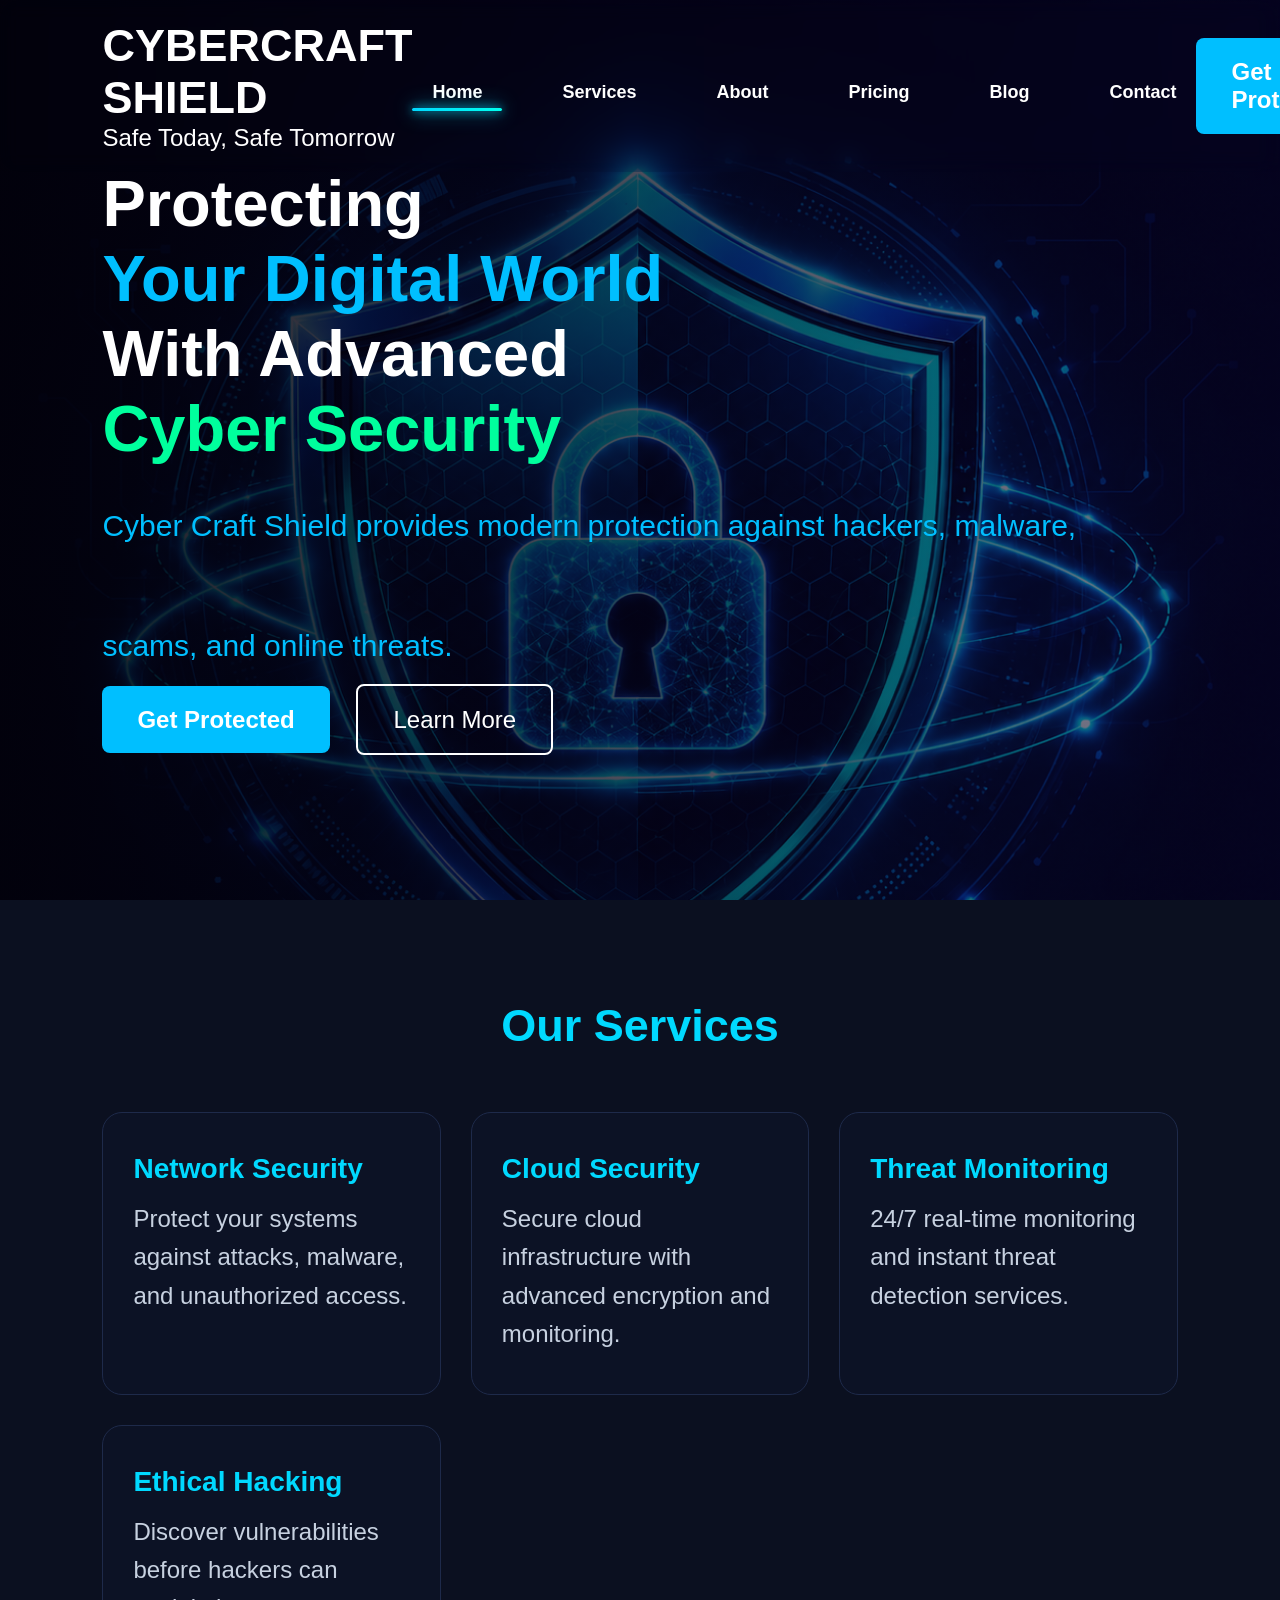
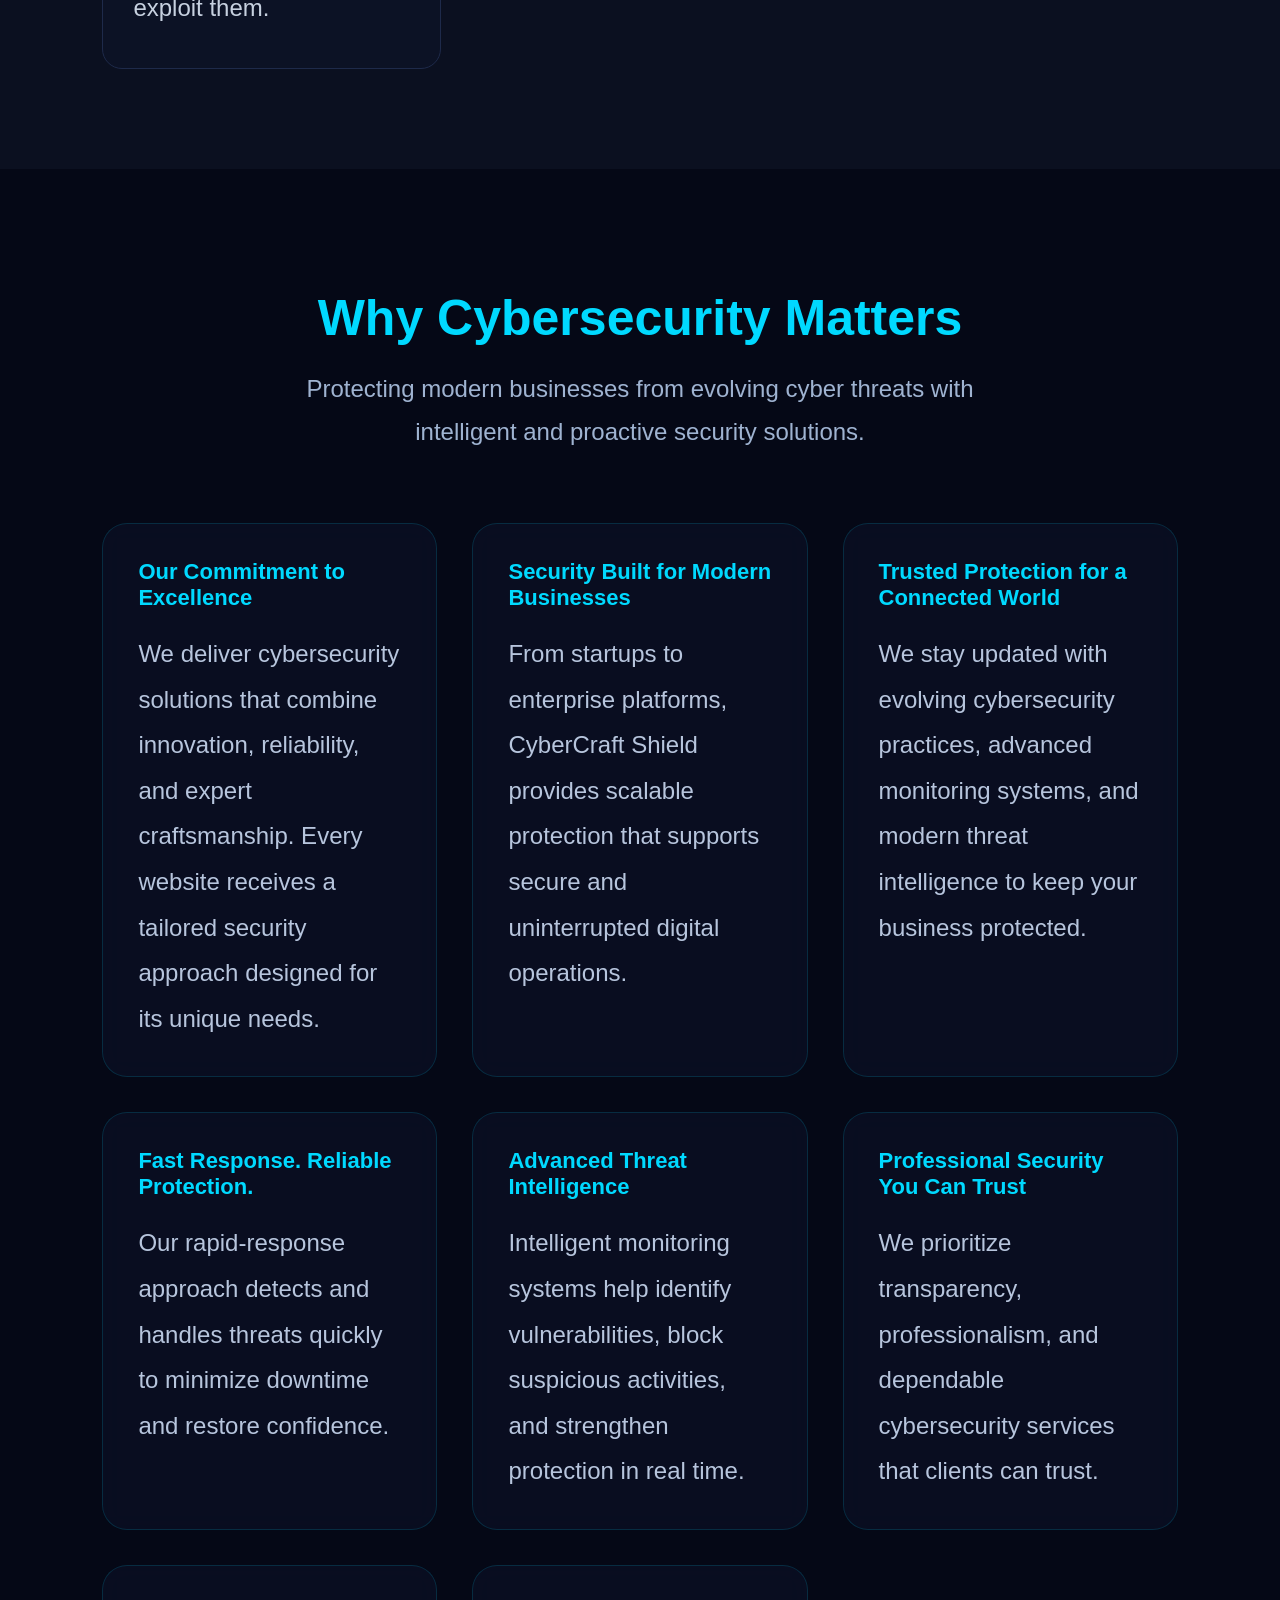
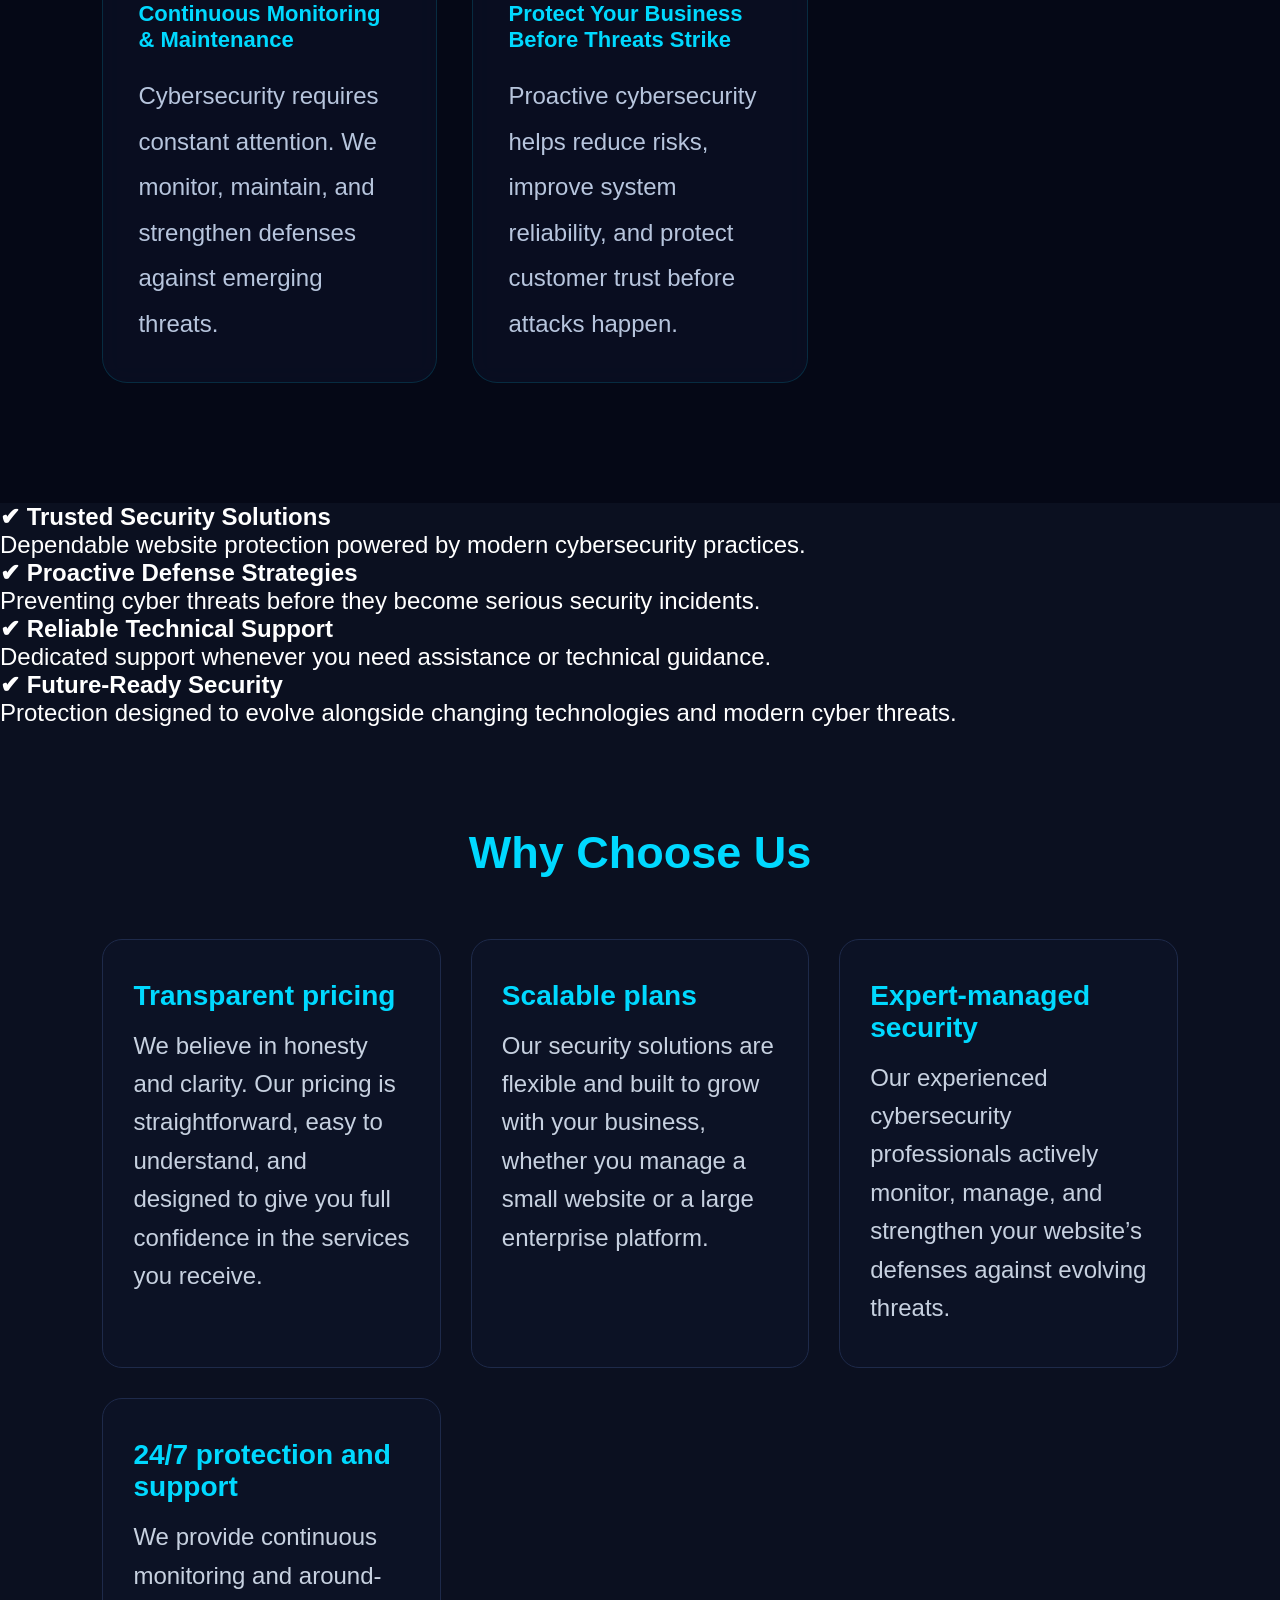
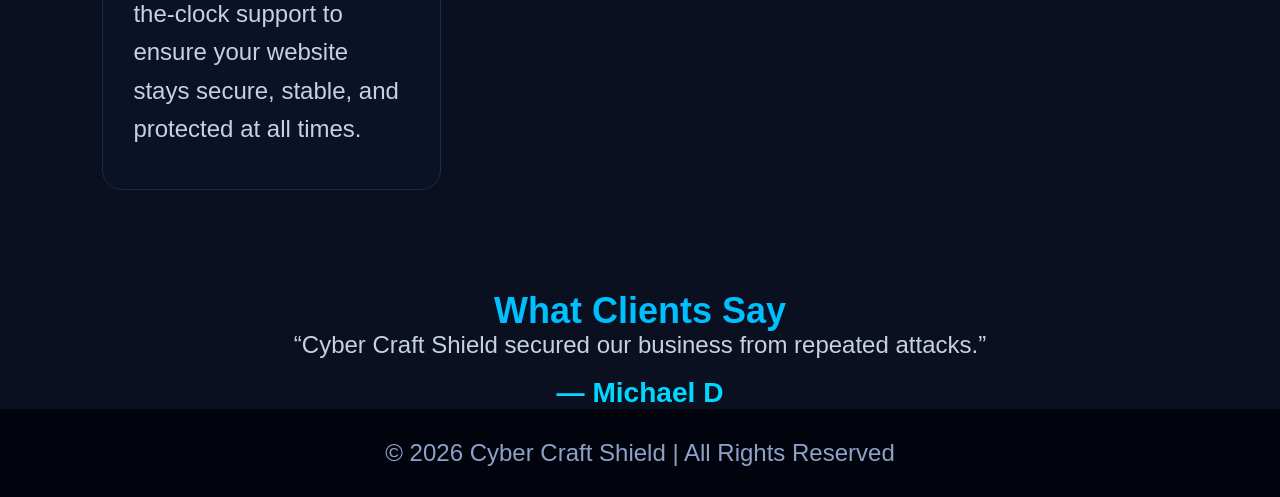
<file: index.html>
<!DOCTYPE html>
<html lang="en" style="scroll-behavior: smooth;">
<head>
    <meta charset="UTF-8">
    <meta name="zviewport" content="width=device-width, initial-scale=1.0">
    <title>TIME TO BE SERIOUS WITH MY LIFE</title>
     <link rel="stylesheet" href="style.css">
    </head>
<body>
   

    <header>
         <div class="logo">
             <h1  >
            CYBERCRAFT SHIELD  
        </h1>  
        <p>Safe Today, Safe Tomorrow</p>
        
         </div>
            <nav>
                
            <a href="#" class="active">Home</a>
                <a href="#services">Services</a>
                <a href="about.html">About</a>
                    <a href="">Pricing</a>
                    <a href="blog.html">Blog</a>
                    <a href="contact.html">Contact</a>
            </nav>
            
                <a href="" class="btn">Get Protected</a>.
            
    </header>
    <section class="hero">
        <div class="hero-text">
            <h1>
                Protecting <br><span class="hero-heading"> Your Digital World</span> <br> With Advanced <br> <span class="hero-header"> Cyber Security</span>
            </h1>
            <p>
                <span class="hero-heading">Cyber Craft Shield provides modern protection against hackers, malware, scams, and online threats.</span>
            </p>
        
            <div>
                <a href="" class="btn">Get Protected</a>
                <a href="" class="outline-btn">Learn More</a>
            </div>
        </div>
        
    </section>
    
<section class="services" id="services">

    <h2 class="section-title">Our Services</h2>

    <div class="service-grid">

        <div class="card">
            <h3>Network Security</h3>
            <p>
                Protect your systems against attacks,
                malware, and unauthorized access.
            </p>
        </div>

        <div class="card">
            <h3>Cloud Security</h3>
            <p>
                Secure cloud infrastructure with
                advanced encryption and monitoring.
            </p>
        </div>

        <div class="card">
            <h3>Threat Monitoring</h3>
            <p>
                24/7 real-time monitoring and
                instant threat detection services.
            </p>
        </div>

        <div class="card">
            <h3>Ethical Hacking</h3>
            <p>
                Discover vulnerabilities before
                hackers can exploit them.
            </p>
        </div>

    </div>

</section>
    <!-- WHY CYBERSECURITY MATTERS -->

<section class="about-section">

    <div class="section-heading">
        <h2>Why Cybersecurity Matters</h2>
        <p>
            Protecting modern businesses from evolving cyber threats
            with intelligent and proactive security solutions.
        </p>
    </div>

    <div class="about-grid">

        <!-- CARD -->

        <div class="about-card">
            <h3> Our Commitment to Excellence</h3>

            <p>
                We deliver cybersecurity solutions that combine innovation,
                reliability, and expert craftsmanship. Every website receives
                a tailored security approach designed for its unique needs.
            </p>
        </div>

        <!-- CARD -->

        <div class="about-card">
            <h3> Security Built for Modern Businesses</h3>

            <p>
                From startups to enterprise platforms, CyberCraft Shield
                provides scalable protection that supports secure and
                uninterrupted digital operations.
            </p>
        </div>

        <!-- CARD -->

        <div class="about-card">
            <h3> Trusted Protection for a Connected World</h3>

            <p>
                We stay updated with evolving cybersecurity practices,
                advanced monitoring systems, and modern threat intelligence
                to keep your business protected.
            </p>
        </div>

        <!-- CARD -->

        <div class="about-card">
            <h3> Fast Response. Reliable Protection.</h3>

            <p>
                Our rapid-response approach detects and handles threats
                quickly to minimize downtime and restore confidence.
            </p>
        </div>

        <!-- CARD -->

        <div class="about-card">
            <h3> Advanced Threat Intelligence</h3>

            <p>
                Intelligent monitoring systems help identify vulnerabilities,
                block suspicious activities, and strengthen protection
                in real time.
            </p>
        </div>

        <!-- CARD -->

        <div class="about-card">
            <h3> Professional Security You Can Trust</h3>

            <p>
                We prioritize transparency, professionalism, and dependable
                cybersecurity services that clients can trust.
            </p>
        </div>

        <!-- CARD -->

        <div class="about-card">
            <h3>Continuous Monitoring & Maintenance</h3>

            <p>
                Cybersecurity requires constant attention. We monitor,
                maintain, and strengthen defenses against emerging threats.
            </p>
        </div>

        <!-- CARD -->

        <div class="about-card">
            <h3>Protect Your Business Before Threats Strike</h3>

            <p>
                Proactive cybersecurity helps reduce risks, improve system
                reliability, and protect customer trust before attacks happen.
            </p>
        </div>

    </div>

</section>


<!-- OPTIONAL FEATURES SECTION -->

<section class="features-section">

    <div class="feature-box">
        <h4>✔ Trusted Security Solutions</h4>
        <p>
            Dependable website protection powered by modern
            cybersecurity practices.
        </p>
    </div>

    <div class="feature-box">
        <h4>✔ Proactive Defense Strategies</h4>
        <p>
            Preventing cyber threats before they become
            serious security incidents.
        </p>
    </div>

    <div class="feature-box">
        <h4>✔ Reliable Technical Support</h4>
        <p>
            Dedicated support whenever you need assistance
            or technical guidance.
        </p>
    </div>

    <div class="feature-box">
        <h4>✔ Future-Ready Security</h4>
        <p>
            Protection designed to evolve alongside changing
            technologies and modern cyber threats.
        </p>
    </div>

</section>
<section class="services">
    <h2 class="section-title">Why Choose Us</h2>
   <div class="service-grid">
     <div class="card">
        <h3>Transparent pricing</h3>
        <p>We believe in honesty and clarity. Our pricing is straightforward, easy to understand, and designed to give you full confidence in the services you receive.</p>
    </div>
    <div class="card">
        <h3>Scalable plans</h3>
        <p>Our security solutions are flexible and built to grow with your business, whether you manage a small website or a large enterprise platform.</p>
    </div>
    <div class="card">
        <h3>Expert-managed security</h3>
        <p>Our experienced cybersecurity professionals actively monitor, manage, and strengthen your website’s defenses against evolving threats.</p>
    </div>
    <div class="card">
        <h3>24/7 protection and support</h3>
        <p>We provide continuous monitoring and around-the-clock support to ensure your website stays secure, stable, and protected at all times.</p>
    </div>
   </div>
</section>
    <section class="testimonials">
        <div class="testimonials-title">
            <h2>
                What Clients Say
            </h2>
        </div>
        <div class="testimonial-box">
            <p>
                   “Cyber Craft Shield secured our business from repeated attacks.”
            </p>
            <h3>— Michael D</h3>
        </div>
    
    </section>
<!-- FOOTER -->

<footer>
    © 2026 Cyber Craft Shield | All Rights Reserved
</footer>
</body>
</html>
</file>
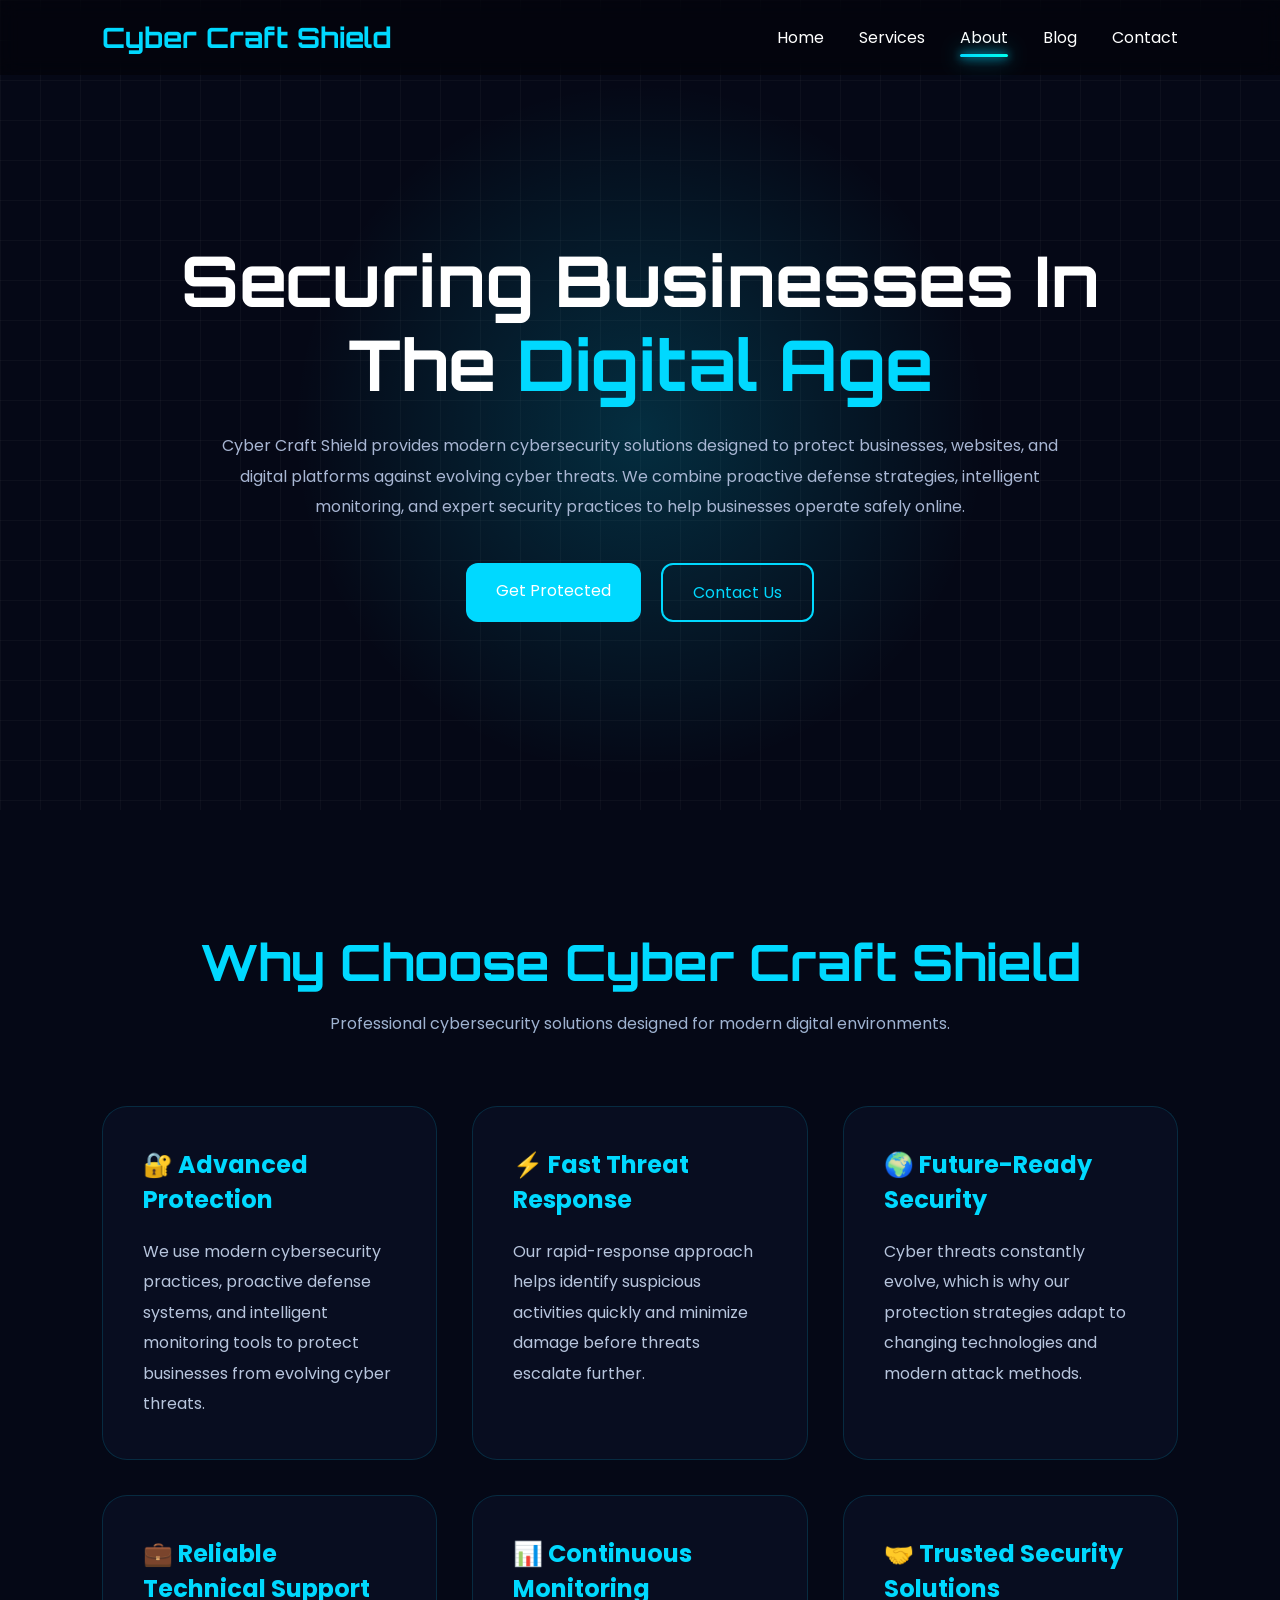
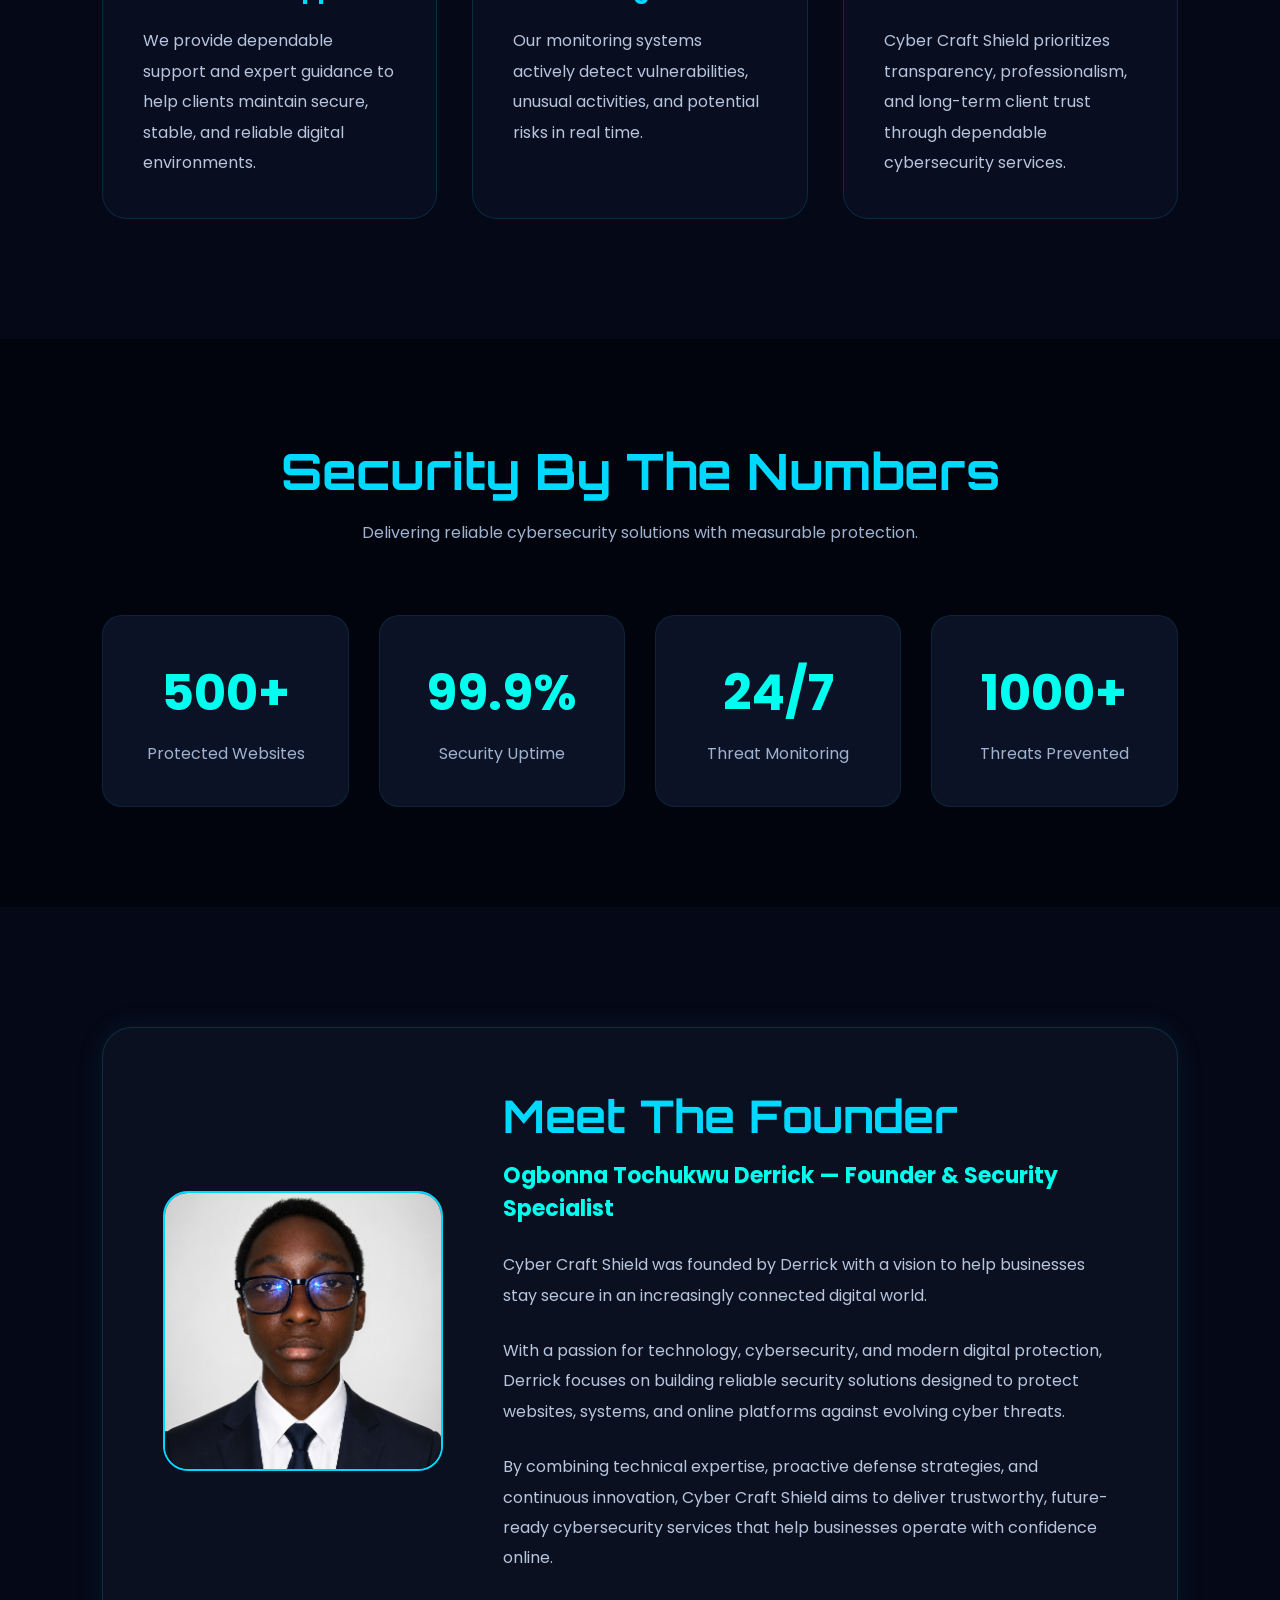
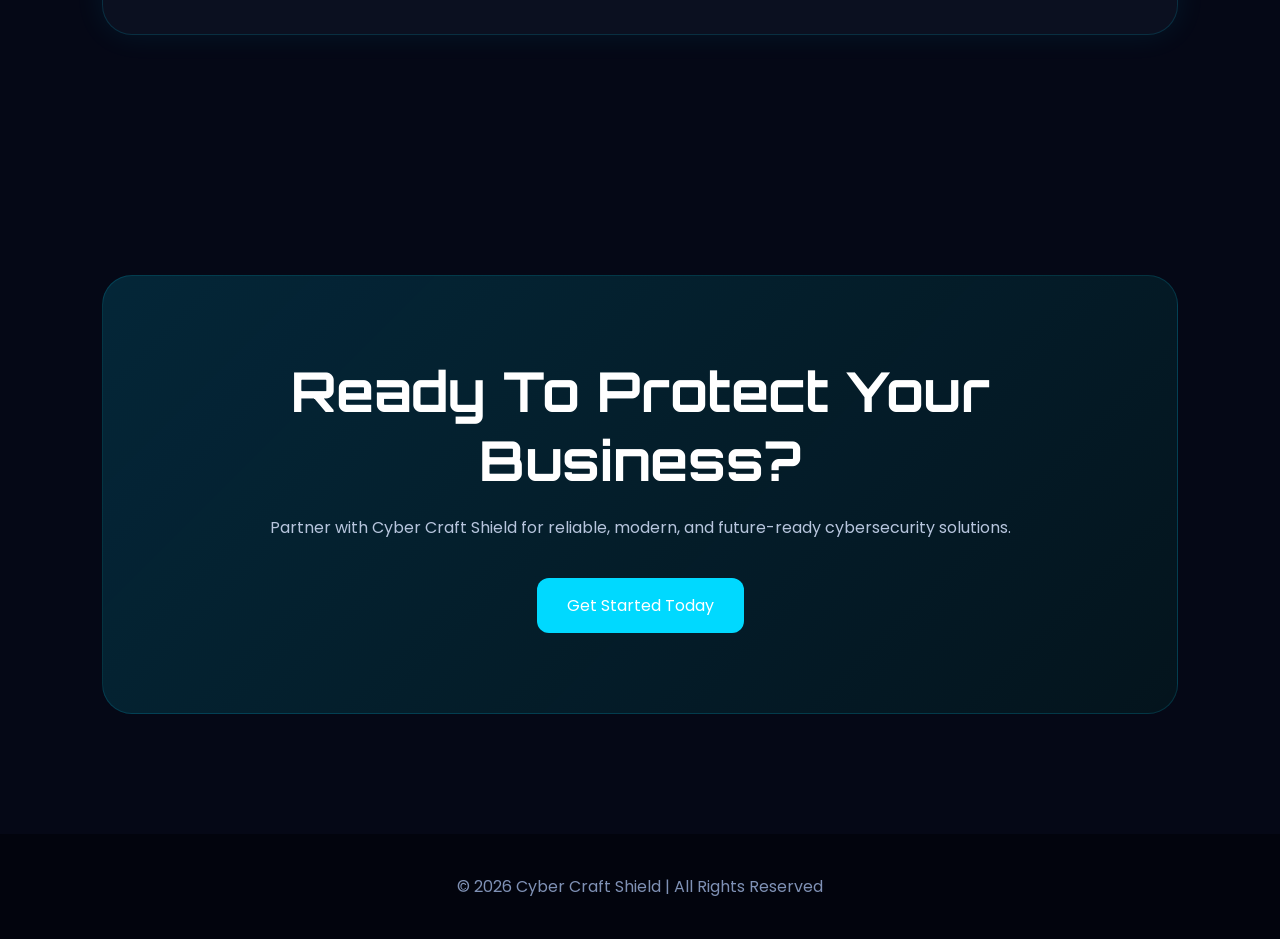
<file: about.html>
<!DOCTYPE html>
<html lang="en">
<head>
<meta charset="UTF-8">
<meta name="viewport" content="width=device-width, initial-scale=1.0">

<title>About | Cyber Craft Shield</title>

<link href="https://fonts.googleapis.com/css2?family=Orbitron:wght@400;700&family=Poppins:wght@300;400;500;600&display=swap" rel="stylesheet">

<style>

/* =========================
   GLOBAL
========================= */

*{
    margin:0;
    padding:0;
    box-sizing:border-box;
}

body{
    font-family:'Poppins',sans-serif;
    background:#050816;
    color:white;
    overflow-x:hidden;
}

/* =========================
   NAVBAR
========================= */

nav{
    width:100%;
    padding:20px 8%;
    display:flex;
    justify-content:space-between;
    align-items:center;

    position:fixed;
    top:0;
    z-index:1000;

    background:rgba(0,0,0,0.4);
    backdrop-filter:blur(10px);
}

.logo{
    font-size:28px;
    font-family:'Orbitron',sans-serif;
    color:#00d9ff;
    font-weight:bold;
}

nav ul{
    display:flex;
    gap:35px;
    list-style:none;
}

nav ul li a{
    text-decoration:none;
    color:white;
    position:relative;
    padding-bottom:8px;
    transition:0.3s;
}

nav ul li a::after{
    content:'';
    position:absolute;
    left:50%;
    bottom:0;
    width:0%;
    height:3px;

    background:linear-gradient(
        90deg,
        #00d9ff,
        #00ffee
    );

    transform:translateX(-50%);
    transition:0.4s;

    border-radius:10px;

    box-shadow:
    0 0 10px #00d9ff,
    0 0 20px #00d9ff;
}

nav ul li a:hover::after,
nav ul li a.active::after{
    width:100%;
}

nav ul li a:hover{
    color:#00d9ff;
}

/* =========================
   HERO SECTION
========================= */

.about-hero{
    min-height:90vh;

    display:flex;
    justify-content:center;
    align-items:center;
    text-align:center;

    padding:150px 8% 100px;

    position:relative;
    overflow:hidden;
}

/* Cyber Grid */

.about-hero::before{
    content:'';
    position:absolute;
    inset:0;

    background:
    linear-gradient(rgba(255,255,255,0.03) 1px, transparent 1px),
    linear-gradient(90deg, rgba(255,255,255,0.03) 1px, transparent 1px);

    background-size:40px 40px;

    z-index:-2;
}

/* Glow */

.about-hero::after{
    content:'';
    position:absolute;
    width:700px;
    height:700px;

    background:radial-gradient(
        rgba(0,217,255,0.18),
        transparent 70%
    );

    border-radius:50%;
    z-index:-1;
}

.hero-content h1{
    font-size:70px;
    line-height:1.2;
    font-family:'Orbitron',sans-serif;
}

.hero-content h1 span{
    color:#00d9ff;
}

.hero-content p{
    margin-top:25px;
    max-width:850px;
    margin-inline:auto;

    color:#a8b6d3;
    line-height:1.9;
}

/* Buttons */

.hero-buttons{
    margin-top:40px;
    display:flex;
    justify-content:center;
    gap:20px;
    flex-wrap:wrap;
}

.btn{
    padding:15px 30px;
    border:none;
    border-radius:12px;
    cursor:pointer;

    font-size:16px;
    transition:0.4s;

    text-decoration:none;
    display:inline-block;
}

.primary-btn{
    background:#00d9ff;
    color:white;
}

.secondary-btn{
    border:2px solid #00d9ff;
    color:#00d9ff;
    background:transparent;
}

.btn:hover{
    transform:translateY(-5px);

    box-shadow:
    0 0 25px rgba(0,217,255,0.5);
}

/* =========================
   SECTION TITLE
========================= */

.section-title{
    text-align:center;
    margin-bottom:70px;
}

.section-title h2{
    font-size:50px;
    color:#00d9ff;
    font-family:'Orbitron',sans-serif;
}

.section-title p{
    margin-top:18px;
    color:#9fb3d1;
}

/* =========================
   ABOUT CONTENT
========================= */

.about-section{
    padding:120px 8%;
}

.about-grid{
    display:grid;
    grid-template-columns:repeat(auto-fit,minmax(320px,1fr));
    gap:35px;
}

/* Cards */

.about-card{
    background:rgba(10,15,35,0.85);

    border:1px solid rgba(0,217,255,0.15);

    border-radius:25px;

    padding:40px;

    transition:0.4s;

    position:relative;
    overflow:hidden;

    backdrop-filter:blur(10px);
}

/* Gradient Overlay */

.about-card::before{
    content:'';
    position:absolute;
    inset:0;

    background:linear-gradient(
        135deg,
        rgba(0,217,255,0.08),
        rgba(0,255,170,0.03),
        transparent
    );

    opacity:0;
    transition:0.5s;
}

.about-card:hover::before{
    opacity:1;
}

.about-card:hover{
    transform:translateY(-10px);

    border-color:#00d9ff;

    box-shadow:
    0 0 25px rgba(0,217,255,0.2);
}

.about-card h3{
    margin-bottom:20px;
    color:#00d9ff;
    font-size:24px;
}

.about-card p{
    color:#b7c5dd;
    line-height:1.9;
}

/* =========================
   STATS
========================= */

.stats-section{
    padding:100px 8%;
    background:#02040d;
}

.stats-grid{
    display:grid;
    grid-template-columns:repeat(auto-fit,minmax(220px,1fr));
    gap:30px;
}

.stat-box{
    text-align:center;

    background:#0c1225;

    padding:40px;
    border-radius:20px;

    border:1px solid rgba(0,217,255,0.1);

    transition:0.4s;
}

.stat-box:hover{
    transform:translateY(-8px);

    border-color:#00d9ff;

    box-shadow:
    0 0 20px rgba(0,217,255,0.15);
}

.stat-box h2{
    font-size:50px;
    color:#00ffee;
    margin-bottom:10px;
}

.stat-box p{
    color:#9fb3d1;
}

/* =========================
   FOUNDER SECTION
========================= */

.founder-section{
    padding:120px 8%;
}

.founder-box{
    display:flex;
    align-items:center;
    gap:60px;

    background:#0b1020;

    padding:60px;
    border-radius:30px;

    border:1px solid rgba(0,217,255,0.15);

    box-shadow:
    0 0 30px rgba(0,217,255,0.08);
}

/* Image */

.founder-image{
    width:280px;
    height:280px;

    border-radius:25px;
    overflow:hidden;

    border:2px solid #00d9ff;

    flex-shrink:0;
}

.founder-image img{
    width:100%;
    height:100%;
    object-fit:cover;
}

/* Content */

.founder-content h2{
    font-size:45px;
    color:#00d9ff;
    font-family:'Orbitron',sans-serif;
}

.founder-content h4{
    margin-top:15px;
    color:#00ffee;
    font-size:22px;
}

.founder-content p{
    margin-top:25px;
    color:#b7c5dd;
    line-height:1.9;
}

/* =========================
   CTA SECTION
========================= */

.cta-section{
    padding:120px 8%;
    text-align:center;
}

.cta-box{
    padding:80px;

    border-radius:30px;

    background:linear-gradient(
        135deg,
        rgba(0,217,255,0.15),
        rgba(0,255,170,0.05)
    );

    border:1px solid rgba(0,217,255,0.15);
}

.cta-box h2{
    font-size:55px;
    font-family:'Orbitron',sans-serif;
}

.cta-box p{
    margin-top:20px;
    color:#b7c5dd;
    line-height:1.8;
}

.cta-box .btn{
    margin-top:35px;
}

/* =========================
   FOOTER
========================= */

footer{
    padding:40px;
    text-align:center;
    background:#02040d;
    color:#7f91b5;
}

/* =========================
   MOBILE
========================= */

@media(max-width:950px){

    .hero-content h1{
        font-size:48px;
    }

    .section-title h2{
        font-size:38px;
    }

    .founder-box{
        flex-direction:column;
        text-align:center;
        padding:40px 25px;
    }

    .founder-content h2{
        font-size:35px;
    }

    .cta-box{
        padding:50px 25px;
    }

    .cta-box h2{
        font-size:40px;
    }

}

</style>
</head>
<body>

<!-- NAVBAR -->

<nav>

    <div class="logo">
        Cyber Craft Shield
    </div>

    <ul>
        <li><a href="index.html">Home</a></li>
        <li><a href="">Services</a></li>
        <li><a class="active" href="">About</a></li>
        <li><a href="blog.html">Blog</a></li>
        <li><a href="contact.html">Contact</a></li>
    </ul>

</nav>

<!-- HERO -->

<section class="about-hero">

    <div class="hero-content">

        <h1>
            Securing Businesses In<br>
            The <span>Digital Age</span>
        </h1>

        <p>
            Cyber Craft Shield provides modern cybersecurity
            solutions designed to protect businesses, websites,
            and digital platforms against evolving cyber threats.
            We combine proactive defense strategies, intelligent
            monitoring, and expert security practices to help
            businesses operate safely online.
        </p>

        <div class="hero-buttons">

            <a href="#" class="btn primary-btn">
                Get Protected
            </a>

            <a href="#" class="btn secondary-btn">
                Contact Us
            </a>

        </div>

    </div>

</section>

<!-- ABOUT SECTION -->

<section class="about-section">

    <div class="section-title">

        <h2>
            Why Choose Cyber Craft Shield
        </h2>

        <p>
            Professional cybersecurity solutions designed
            for modern digital environments.
        </p>

    </div>

    <div class="about-grid">

        <div class="about-card">

            <h3>
                🔐 Advanced Protection
            </h3>

            <p>
                We use modern cybersecurity practices,
                proactive defense systems, and intelligent
                monitoring tools to protect businesses from
                evolving cyber threats.
            </p>

        </div>

        <div class="about-card">

            <h3>
                ⚡ Fast Threat Response
            </h3>

            <p>
                Our rapid-response approach helps identify
                suspicious activities quickly and minimize
                damage before threats escalate further.
            </p>

        </div>

        <div class="about-card">

            <h3>
                🌍 Future-Ready Security
            </h3>

            <p>
                Cyber threats constantly evolve, which is why
                our protection strategies adapt to changing
                technologies and modern attack methods.
            </p>

        </div>

        <div class="about-card">

            <h3>
                💼 Reliable Technical Support
            </h3>

            <p>
                We provide dependable support and expert
                guidance to help clients maintain secure,
                stable, and reliable digital environments.
            </p>

        </div>

        <div class="about-card">

            <h3>
                📊 Continuous Monitoring
            </h3>

            <p>
                Our monitoring systems actively detect
                vulnerabilities, unusual activities, and
                potential risks in real time.
            </p>

        </div>

        <div class="about-card">

            <h3>
                🤝 Trusted Security Solutions
            </h3>

            <p>
                Cyber Craft Shield prioritizes transparency,
                professionalism, and long-term client trust
                through dependable cybersecurity services.
            </p>

        </div>

    </div>

</section>

<!-- STATS -->

<section class="stats-section">

    <div class="section-title">

        <h2>
            Security By The Numbers
        </h2>

        <p>
            Delivering reliable cybersecurity solutions
            with measurable protection.
        </p>

    </div>

    <div class="stats-grid">

        <div class="stat-box">
            <h2>500+</h2>
            <p>Protected Websites</p>
        </div>

        <div class="stat-box">
            <h2>99.9%</h2>
            <p>Security Uptime</p>
        </div>

        <div class="stat-box">
            <h2>24/7</h2>
            <p>Threat Monitoring</p>
        </div>

        <div class="stat-box">
            <h2>1000+</h2>
            <p>Threats Prevented</p>
        </div>

    </div>

</section>

<!-- FOUNDER SECTION -->

<section class="founder-section">

    <div class="founder-box">

        <!-- IMAGE -->

        <div class="founder-image">

           <img src="image/6ffa5c9d-3184-4f07-b41c-49918b225d1f.png" alt="">
        </div>

        <!-- CONTENT -->

        <div class="founder-content">

            <h2>
                Meet The Founder
            </h2>

            <h4>
                Ogbonna Tochukwu Derrick — Founder & Security Specialist
            </h4>

            <p>
                Cyber Craft Shield was founded by Derrick
                with a vision to help businesses stay secure
                in an increasingly connected digital world.
            </p>

            <p>
                With a passion for technology, cybersecurity,
                and modern digital protection, Derrick focuses
                on building reliable security solutions designed
                to protect websites, systems, and online
                platforms against evolving cyber threats.
            </p>

            <p>
                By combining technical expertise, proactive
                defense strategies, and continuous innovation,
                Cyber Craft Shield aims to deliver trustworthy,
                future-ready cybersecurity services that help
                businesses operate with confidence online.
            </p>

        </div>

    </div>

</section>

<!-- CTA -->

<section class="cta-section">

    <div class="cta-box">

        <h2>
            Ready To Protect Your Business?
        </h2>

        <p>
            Partner with Cyber Craft Shield for reliable,
            modern, and future-ready cybersecurity solutions.
        </p>

        <a href="#" class="btn primary-btn">
            Get Started Today
        </a>

    </div>

</section>

<!-- FOOTER -->

<footer>
    © 2026 Cyber Craft Shield | All Rights Reserved
</footer>

</body>
</html>
</file>
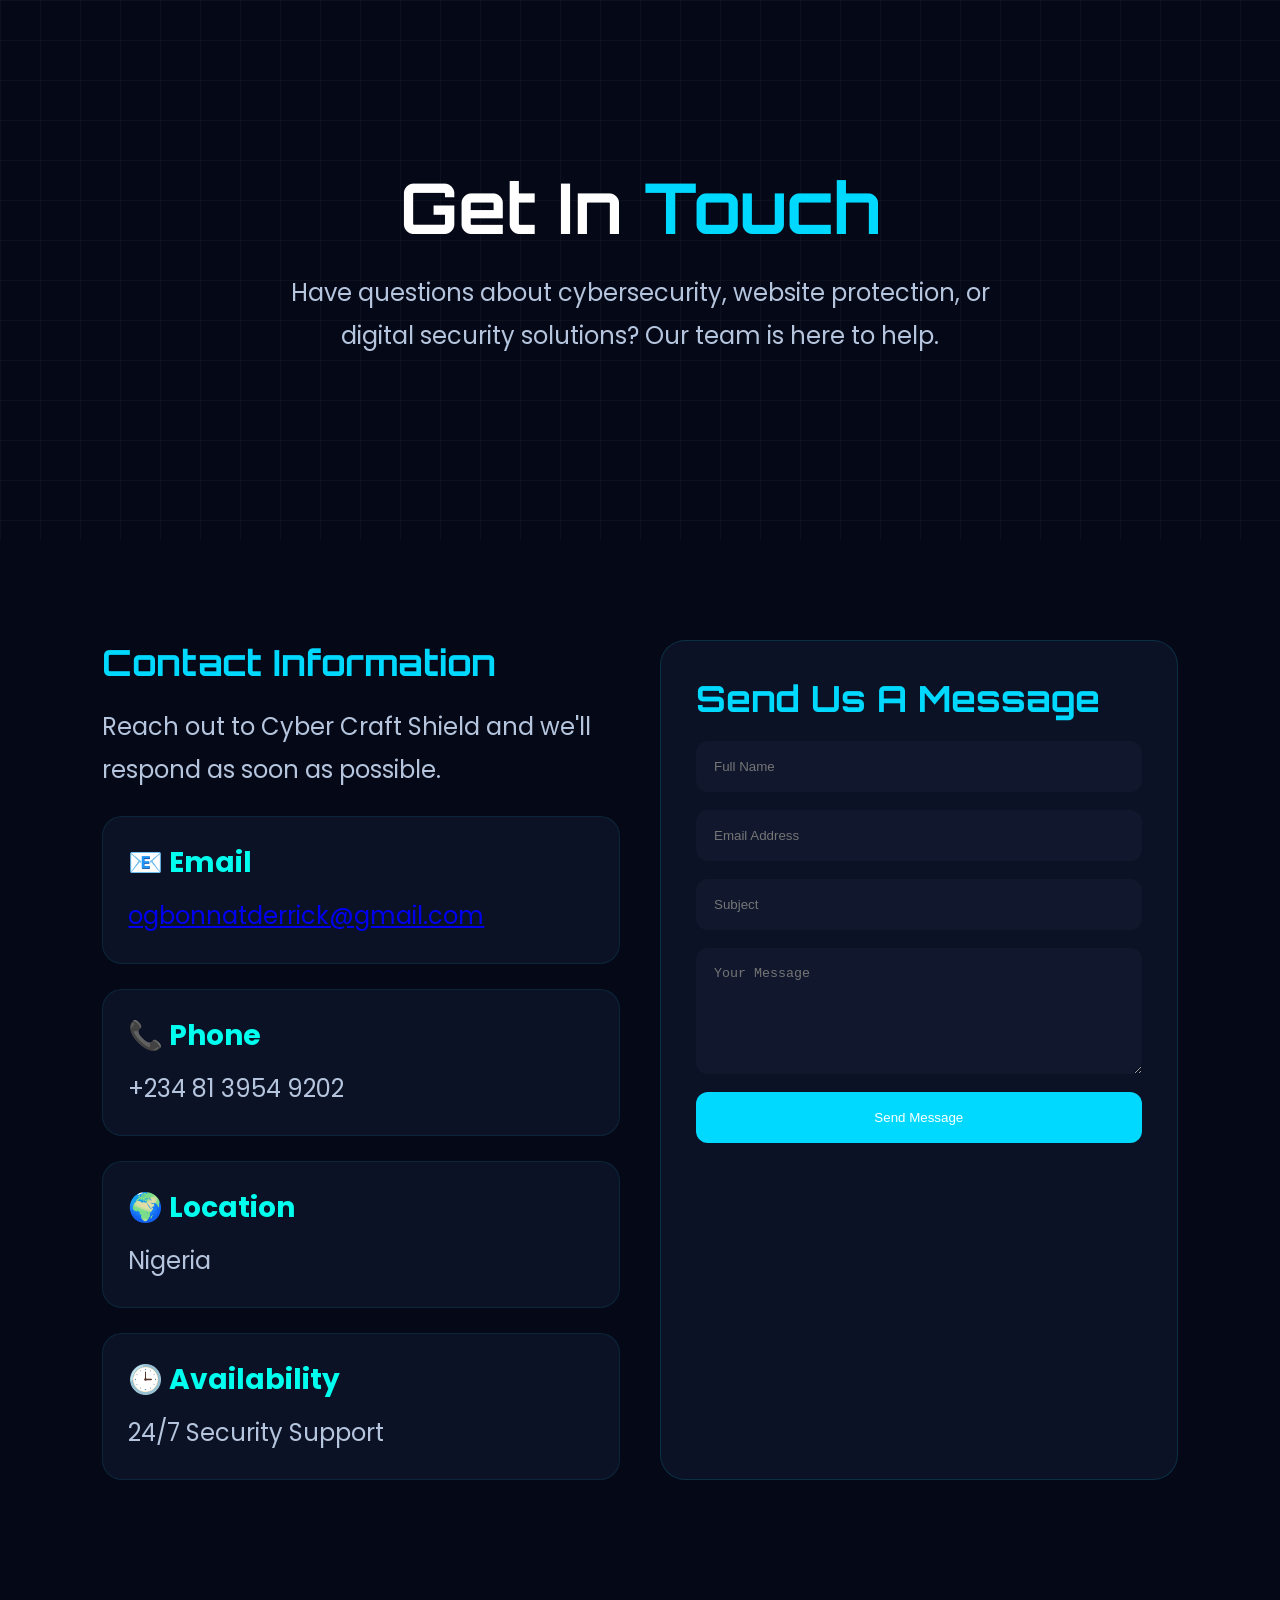
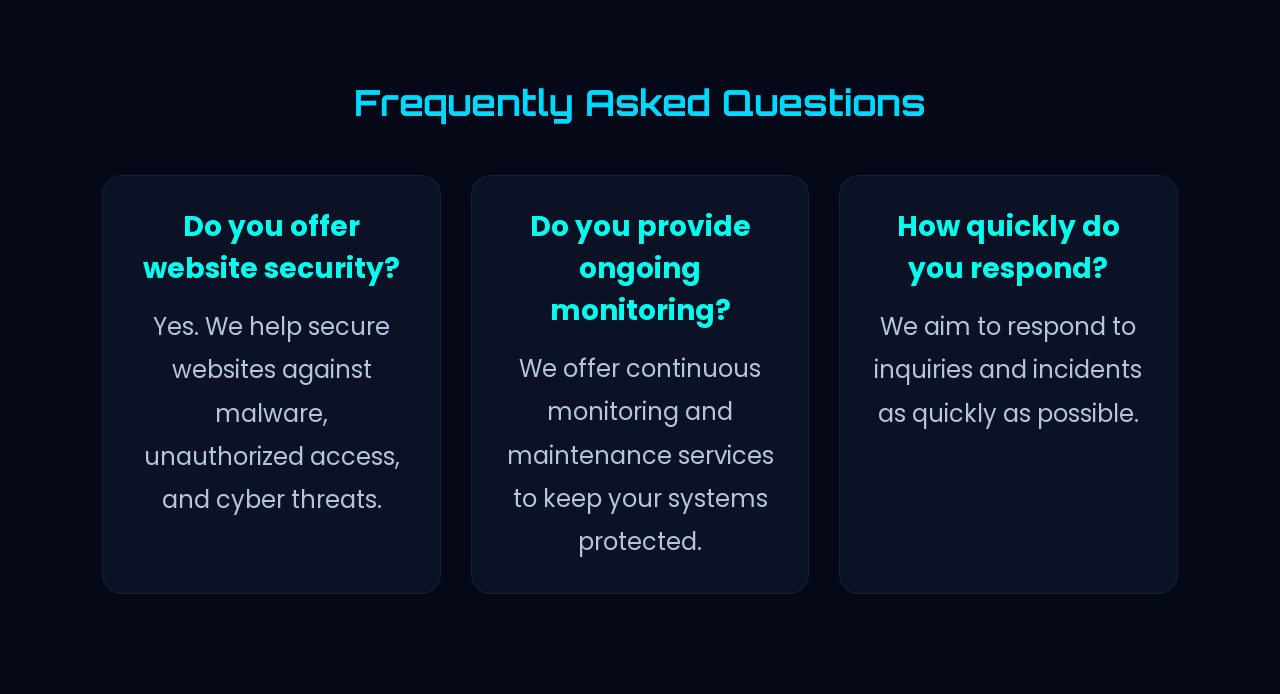
<file: contact.html>
<!DOCTYPE html>
<html lang="en">
<head>
    <meta charset="UTF-8">
    <meta name="viewport" content="width=device-width, initial-scale=1.0">
    <title>Contact Us | Cyber Craft Shield</title>

    <link rel="stylesheet" href="style.css">

    <link href="https://fonts.googleapis.com/css2?family=Orbitron:wght@400;600;700&family=Poppins:wght@300;400;500;600&display=swap" rel="stylesheet">
</head>
<body>

<div class="ccs-contact-page">

    <!-- HERO -->

    <section class="ccs-contact-hero">

        <div class="ccs-contact-content">

            <h1>Get In <span>Touch</span></h1>

            <p>
                Have questions about cybersecurity, website protection,
                or digital security solutions? Our team is here to help.
            </p>

        </div>

    </section>

    <!-- CONTACT SECTION -->

    <section class="ccs-contact-section">

        <div class="ccs-contact-container">

            <!-- LEFT -->

            <div class="ccs-contact-info">

                <h2>Contact Information</h2>

                <p>
                    Reach out to Cyber Craft Shield and we'll respond as soon as possible.
                </p>

                <div class="ccs-info-card">
                    <h3>📧 Email</h3>
                    <p><a href="mailto:ogbonnatderrick@gmail.com">ogbonnatderrick@gmail.com</a></p>
                </div>

                <div class="ccs-info-card">
                    <h3>📞 Phone</h3>
                    <p>+234 81 3954 9202</p>
                </div>

                <div class="ccs-info-card">
                    <h3>🌍 Location</h3>
                    <p>Nigeria</p>
                </div>

                <div class="ccs-info-card">
                    <h3>🕒 Availability</h3>
                    <p>24/7 Security Support</p>
                </div>

            </div>

            <!-- RIGHT -->

            <div class="ccs-contact-form-box">

                <h2>Send Us A Message</h2>

                <form class="ccs-contact-form">

                    <input
                        type="text"
                        placeholder="Full Name"
                        required>

                    <input
                        type="email"
                        placeholder="Email Address"
                        required>

                    <input
                        type="text"
                        placeholder="Subject"
                        required>

                    <textarea
                        rows="6"
                        placeholder="Your Message"
                        required></textarea>

                    <button type="submit">
                        Send Message
                    </button>

                </form>

            </div>

        </div>

    </section>

    <!-- FAQ -->

    <section class="ccs-faq-section">

        <h2>Frequently Asked Questions</h2>

        <div class="ccs-faq-grid">

            <div class="ccs-faq-card">
                <h3>Do you offer website security?</h3>
                <p>
                    Yes. We help secure websites against malware,
                    unauthorized access, and cyber threats.
                </p>
            </div>

            <div class="ccs-faq-card">
                <h3>Do you provide ongoing monitoring?</h3>
                <p>
                    We offer continuous monitoring and maintenance
                    services to keep your systems protected.
                </p>
            </div>

            <div class="ccs-faq-card">
                <h3>How quickly do you respond?</h3>
                <p>
                    We aim to respond to inquiries and incidents
                    as quickly as possible.
                </p>
            </div>

        </div>

    </section>

</div>

</body>
</html>
</file>
<file: style.css>
html {
   scroll-behavior: smooth;
}
* {
   margin: 0;
   padding: 0;
   box-sizing: border-box;
}
body {
   font-size: 1.5rem;
   font-family: Poppins, sans-serif;
   color: white;
   background: #0b1020;
}
header {
   display: flex;
   justify-content: space-between;
   padding: 20px 8%;
   align-items: center;
   position: fixed;
   top: 0;
   z-index: 1;
   background rgba(0,0,0,0.4);
   backdrop-filter: blur(10px);
   width: 100vw;
}
header h1{
   font-size:45px;
   font-weight: 700;
   
}
nav a {
   text-decoration: none;
   padding: 20px;
   color: white;
   font-weight: bold;
}
.btn {
   padding: 20px 35px;
   border-radius: 8px;
   background: #00bfff;
   text-decoration: none;
   color: white;
   font-weight: bold;
   
   margin-right: 10px;
}
.btn:hover {
     transform:scale(1.05);
    box-shadow:0 0 20px #00d9ff;
}
.outline-btn {
  
   text-decoration: none;
   color: white;
   border: 2px solid white;
    padding: 20px 35px;
    border-radius: 8px;
    margin-left: 10px;
    
    transform: translateY(-10px);
}
.outline-btn:hover {
   color: white;
   background: #0B1020;
}
.hero {
  height:100vh;
    display:flex;
   
    
    background-position: center;
   background:
      linear-gradient(to right, rgba(2, 1, 11, 0.9), rgba(9, 3, 41, 0.5)),
      url(image/ChatGPT\ Image\ May\ 27\,\ 2026\,\ 12_00_22\ PM.png);
     background-repeat: no-repeat;
     background-size: cover;
    justify-content:space-between;
    align-items:center;
    padding:0 8%;
    position:relative;
    overflow:hidden;
    
}
/* Shield Image */

.shield{
    width:220px;
    position:relative;
    z-index:2;

    /* Makes the shield glow */
    filter:
    drop-shadow(0 0 15px #00d9ff)
    drop-shadow(0 0 35px #00d9ff88);

    animation:float 3s ease-in-out infinite;
}

/* Gradient Overlay */

.hero-image::after{
    content:'';
    position:absolute;

    width:260px;
    height:260px;

    background:linear-gradient(
        135deg,
        rgba(0,217,255,0.18),
        rgba(0,255,157,0.08),
        transparent
    );

    border-radius:50%;

    z-index:1;

    /* Blur makes it soft/faint */
    filter:blur(40px);

    animation:pulse 4s ease-in-out infinite;
}

.hero h1 {
   font-size: 65px;
}
.hero-heading {
   color:#00bfff;
}
.hero-header {
   color: #00ff9d;
}
.hero p {
   line-height: 4;
   font-size: 30px;
}



/* SERVICES */

.services{
    padding:100px 8%;
}

.section-title{
    text-align:center;
    margin-bottom:60px;
    font-size:45px;
    font-family:'Orbitron',sans-serif;
    color:#00d9ff;
}

.service-grid{
    display:grid;
    grid-template-columns:repeat(auto-fit,minmax(250px,1fr));
    gap:30px;
}

.card{
    background:#0c1225;
    border:1px solid #1e2a4a;
    padding:40px 30px;
    border-radius:20px;
    transition:0.4s;
    position:relative;
    overflow:hidden;
}

.card::before{
    content:'';
    position:absolute;
    top:-100%;
    left:0;
    width:100%;
    height:100%;
    background:linear-gradient(
        transparent,
        rgba(0,217,255,0.1),
        transparent
    );
    transition:0.5s;
}

.card:hover::before{
    top:100%;
}

.card:hover{
    transform:translateY(-10px);
    border-color:#00d9ff;
    box-shadow:0 0 25px #00d9ff33;
}

.card h3{
    margin-bottom:15px;
    color:#00d9ff;
}

.card p{
    color:#c7d1e0;
    line-height:1.6;
}

/* FOOTER */

footer{
    text-align:center;
    padding:30px;
    background:#02040d;
    color:#8ea1c7;
    ;
}

/* MOBILE */

.testimonials {
    background:#0B1020;
    color:  #00bfff;
    text-align: center;

}
.testimonial-box {
    max-width: 700px;
    margin: auto;
    line-height: 1.1;
    color: #c7d1e0;
}
.testimonial-box h3 {
    margin-top: 20px;
    color: #00d9ff;
}
nav{
    display:flex;
    gap:40px;
}

nav a{
    position:relative;
    text-decoration:none;
    color:white;
    font-size:18px;
    padding-bottom:8px;
    transition:0.3s;
}

/* The glowing line */

nav a::after{
    content:'';
    position:absolute;
    left:50%;
    bottom:0;
    width:0%;
    height:3px;

    background:linear-gradient(
        90deg,
        #00d9ff,
        #00ffee
    );

    border-radius:10px;

    transform:translateX(-50%);

    transition: 0.5s ease-in-out;
    
    box-shadow:
    0 0 10px #00d9ff,
    0 0 20px #00d9ff;
}

/* Hover effect */

nav a:hover::after{
    width:100%;
}

/* Active page */

nav a.active::after{
    width:100%;
}

nav a:hover{
    color:#00d9ff;
}
nav a::after{
    animation:glow 2s linear infinite;
}

@keyframes glow{
    0%{
        filter:hue-rotate(0deg);
    }
    100%{
        filter:hue-rotate(360deg);
    }
}
/* =========================
   ABOUT SECTION
========================= */

.about-section{
    padding:120px 8%;
    background:#050816;
    position:relative;
}

/* Heading */

.section-heading{
    text-align:center;
    margin-bottom:70px;
}

.section-heading h2{
    font-size:50px;
    color:#00d9ff;
    font-family:'Orbitron',sans-serif;
    margin-bottom:20px;
}

.section-heading p{
    color:#9fb3d1;
    max-width:700px;
    margin:auto;
    line-height:1.8;
}

/* Grid */

.about-grid{
    display:grid;
    grid-template-columns:repeat(auto-fit,minmax(300px,1fr));
    gap:35px;
}

/* Cards */

.about-card{
    background:rgba(10,15,35,0.8);
    border:1px solid rgba(0,217,255,0.15);
    border-radius:25px;
    padding:35px;
    position:relative;
    overflow:hidden;
    transition:0.4s;
    backdrop-filter:blur(12px);
}

/* Gradient glow effect */

.about-card::before{
    content:'';
    position:absolute;
    inset:0;

    background:linear-gradient(
        135deg,
        rgba(0,217,255,0.08),
        rgba(0,255,170,0.03),
        transparent
    );

    opacity:0;
    transition:0.5s;
}

.about-card:hover::before{
    opacity:1;
}

.about-card:hover{
    transform:translateY(-10px);
    border-color:#00d9ff;
    box-shadow:
    0 0 25px rgba(0,217,255,0.2),
    inset 0 0 25px rgba(0,217,255,0.08);
}

/* Text */

.about-card h3{
    color:#00d9ff;
    margin-bottom:20px;
    font-size:22px;
}

.about-card p{
    color:#b7c5dd;
    line-height:1.9;
}
.blog-hero{
    min-height:80vh;
    display:flex;
    justify-content:center;
    align-items:center;
    text-align:center;
    padding:150px 8% 100px;
    position:relative;
}

/* Grid background */

.blog-hero::before{
    content:'';
    position:absolute;
    inset:0;

    background:
    linear-gradient(rgba(255,255,255,0.03) 1px, transparent 1px),
    linear-gradient(90deg, rgba(255,255,255,0.03) 1px, transparent 1px);

    background-size:40px 40px;
    z-index:-2;
}

/* Glow */

.blog-hero::after{
    content:'';
    position:absolute;
    width:600px;
    height:600px;

    background:radial-gradient(
        rgba(0,217,255,0.18),
        transparent 70%
    );

    z-index:-1;
    border-radius:50%;
}
/* ==========================
   CYBER CRAFT SHIELD
   CONTACT PAGE ONLY
========================== */

.ccs-contact-page{
    background:#050816;
    color:white;
    min-height:100vh;
    font-family:'Poppins',sans-serif;
}

/* HERO */

.ccs-contact-hero{
    min-height:60vh;
    display:flex;
    align-items:center;
    justify-content:center;
    text-align:center;
    padding:120px 8%;
    position:relative;
}

.ccs-contact-hero::before{
    content:'';
    position:absolute;
    inset:0;

    background:
    linear-gradient(rgba(255,255,255,0.03) 1px, transparent 1px),
    linear-gradient(90deg, rgba(255,255,255,0.03) 1px, transparent 1px);

    background-size:40px 40px;
}

.ccs-contact-content{
    position:relative;
    z-index:2;
}

.ccs-contact-content h1{
    font-family:'Orbitron',sans-serif;
    font-size:70px;
}

.ccs-contact-content span{
    color:#00d9ff;
}

.ccs-contact-content p{
    max-width:700px;
    margin:20px auto;
    color:#b5c5de;
    line-height:1.8;
}

/* CONTACT SECTION */

.ccs-contact-section{
    padding:100px 8%;
}

.ccs-contact-container{
    display:grid;
    grid-template-columns:1fr 1fr;
    gap:40px;
}

/* INFO */

.ccs-contact-info h2,
.ccs-contact-form-box h2{
    color:#00d9ff;
    margin-bottom:20px;
    font-family:'Orbitron',sans-serif;
}

.ccs-contact-info p{
    color:#b5c5de;
    line-height:1.8;
}

.ccs-info-card{
    margin-top:25px;
    padding:25px;
    background:#0c1225;
    border:1px solid rgba(0,217,255,0.1);
    border-radius:20px;
}

.ccs-info-card h3{
    margin-bottom:10px;
    color:#00ffee;
}

/* FORM */

.ccs-contact-form-box{
    background:#0c1225;
    padding:35px;
    border-radius:25px;
    border:1px solid rgba(0,217,255,0.15);
}

.ccs-contact-form{
    display:flex;
    flex-direction:column;
    gap:18px;
}

.ccs-contact-form input,
.ccs-contact-form textarea{
    width:100%;
    padding:18px;
    background:#11182d;
    border:none;
    outline:none;
    color:white;
    border-radius:12px;
}

.ccs-contact-form input:focus,
.ccs-contact-form textarea:focus{
    border:1px solid #00d9ff;
}

.ccs-contact-form button{
    background:#00d9ff;
    color:white;
    border:none;
    padding:18px;
    border-radius:12px;
    cursor:pointer;
    transition:.3s;
}

.ccs-contact-form button:hover{
    transform:translateY(-3px);

    box-shadow:
    0 0 20px rgba(0,217,255,0.5);
}

/* FAQ */

.ccs-faq-section{
    padding:100px 8%;
    text-align:center;
}

.ccs-faq-section h2{
    color:#00d9ff;
    font-family:'Orbitron',sans-serif;
    margin-bottom:50px;
}

.ccs-faq-grid{
    display:grid;
    grid-template-columns:repeat(auto-fit,minmax(280px,1fr));
    gap:30px;
}

.ccs-faq-card{
    background:#0c1225;
    border-radius:20px;
    padding:30px;
    border:1px solid rgba(0,217,255,0.1);
}

.ccs-faq-card h3{
    color:#00ffee;
    margin-bottom:15px;
}

.ccs-faq-card p{
    color:#b5c5de;
    line-height:1.8;
}

/* MOBILE */

@media(max-width:900px){

    .ccs-contact-container{
        grid-template-columns:1fr;
    }

    .ccs-contact-content h1{
        font-size:48px;
    }

}
</file>
